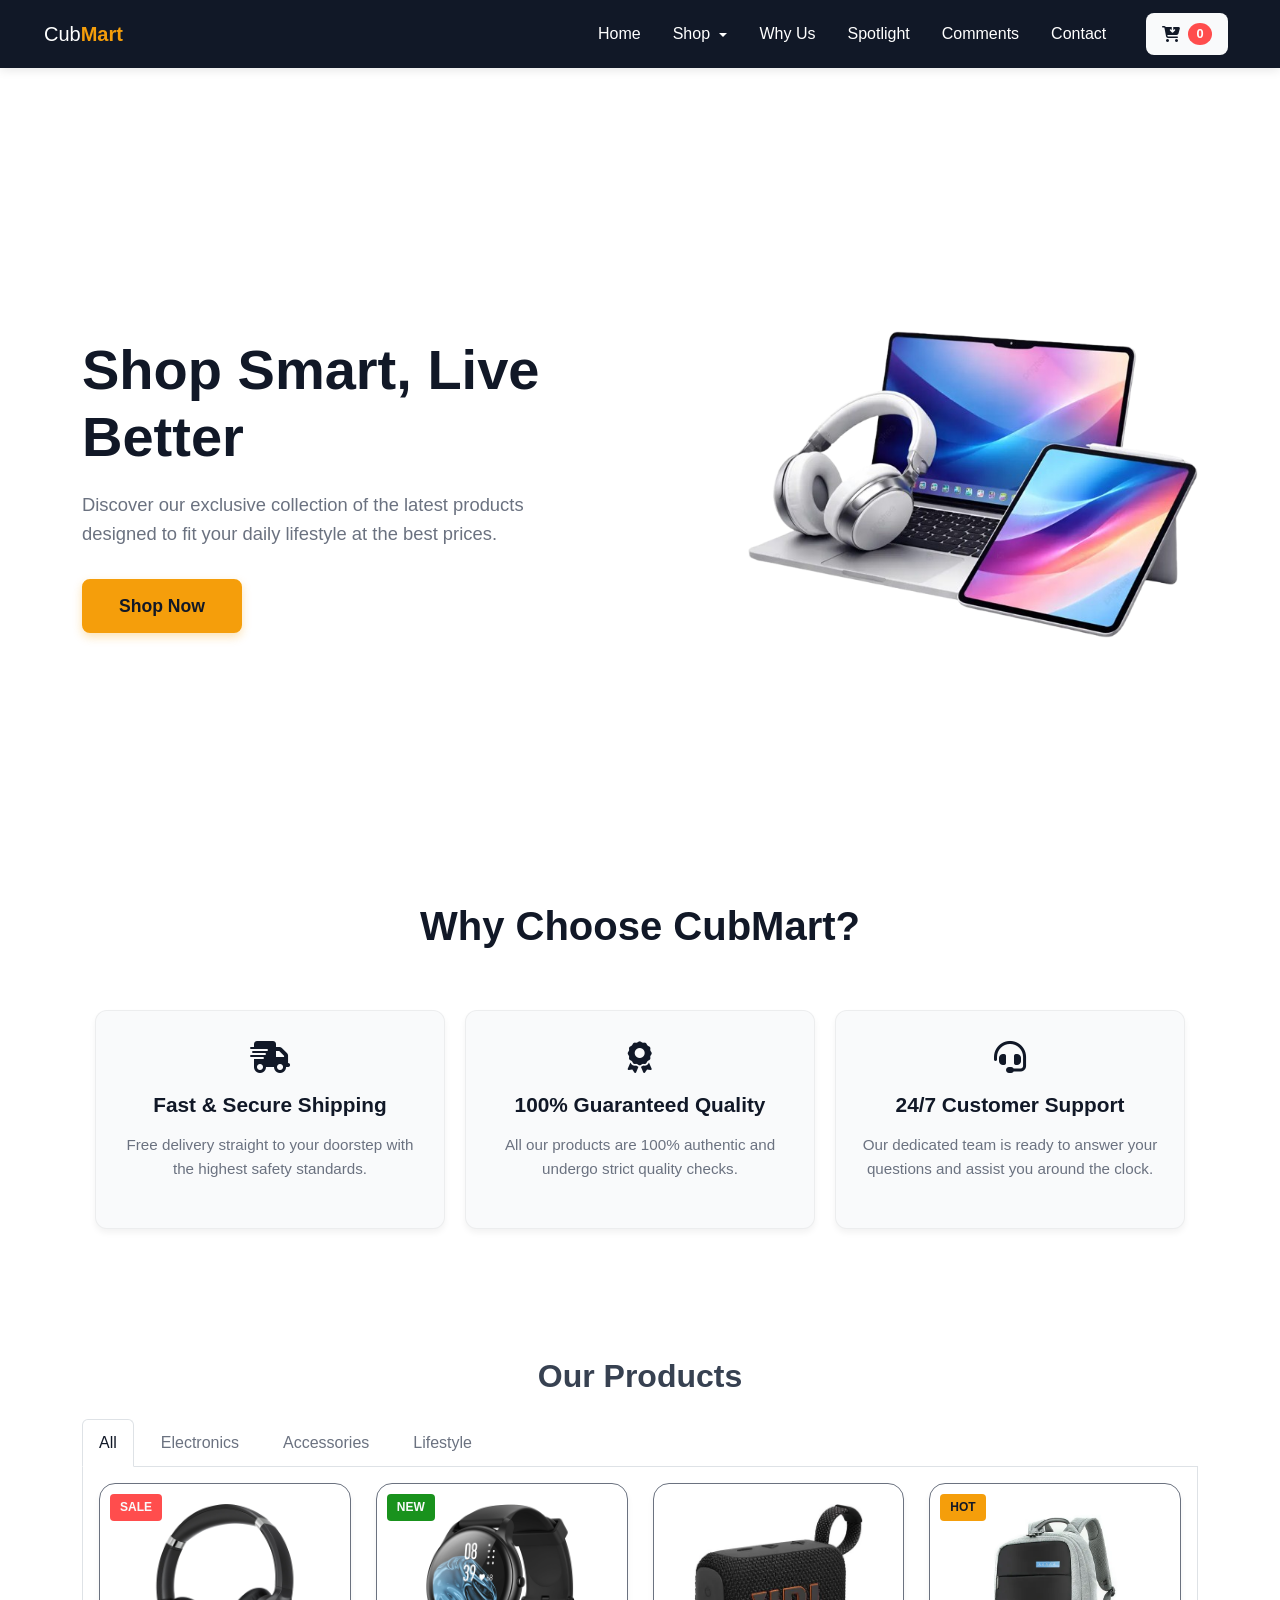
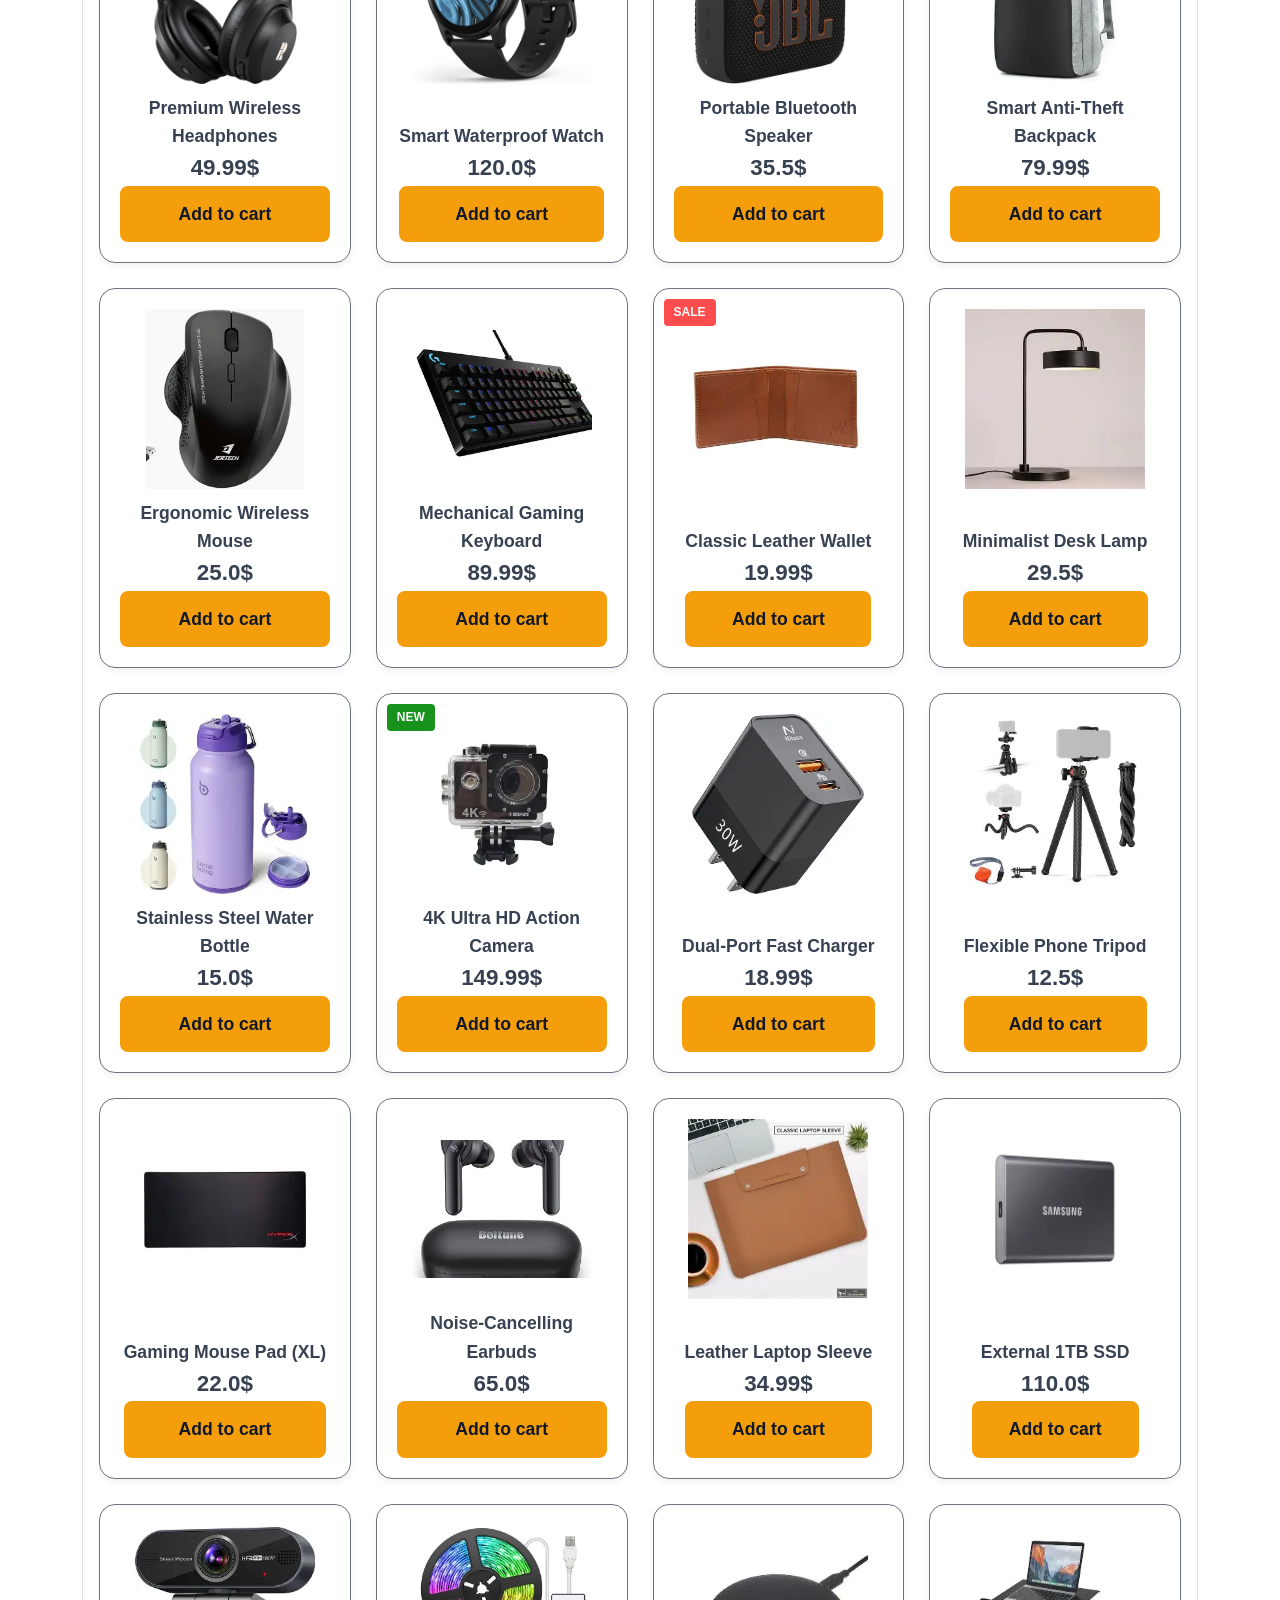
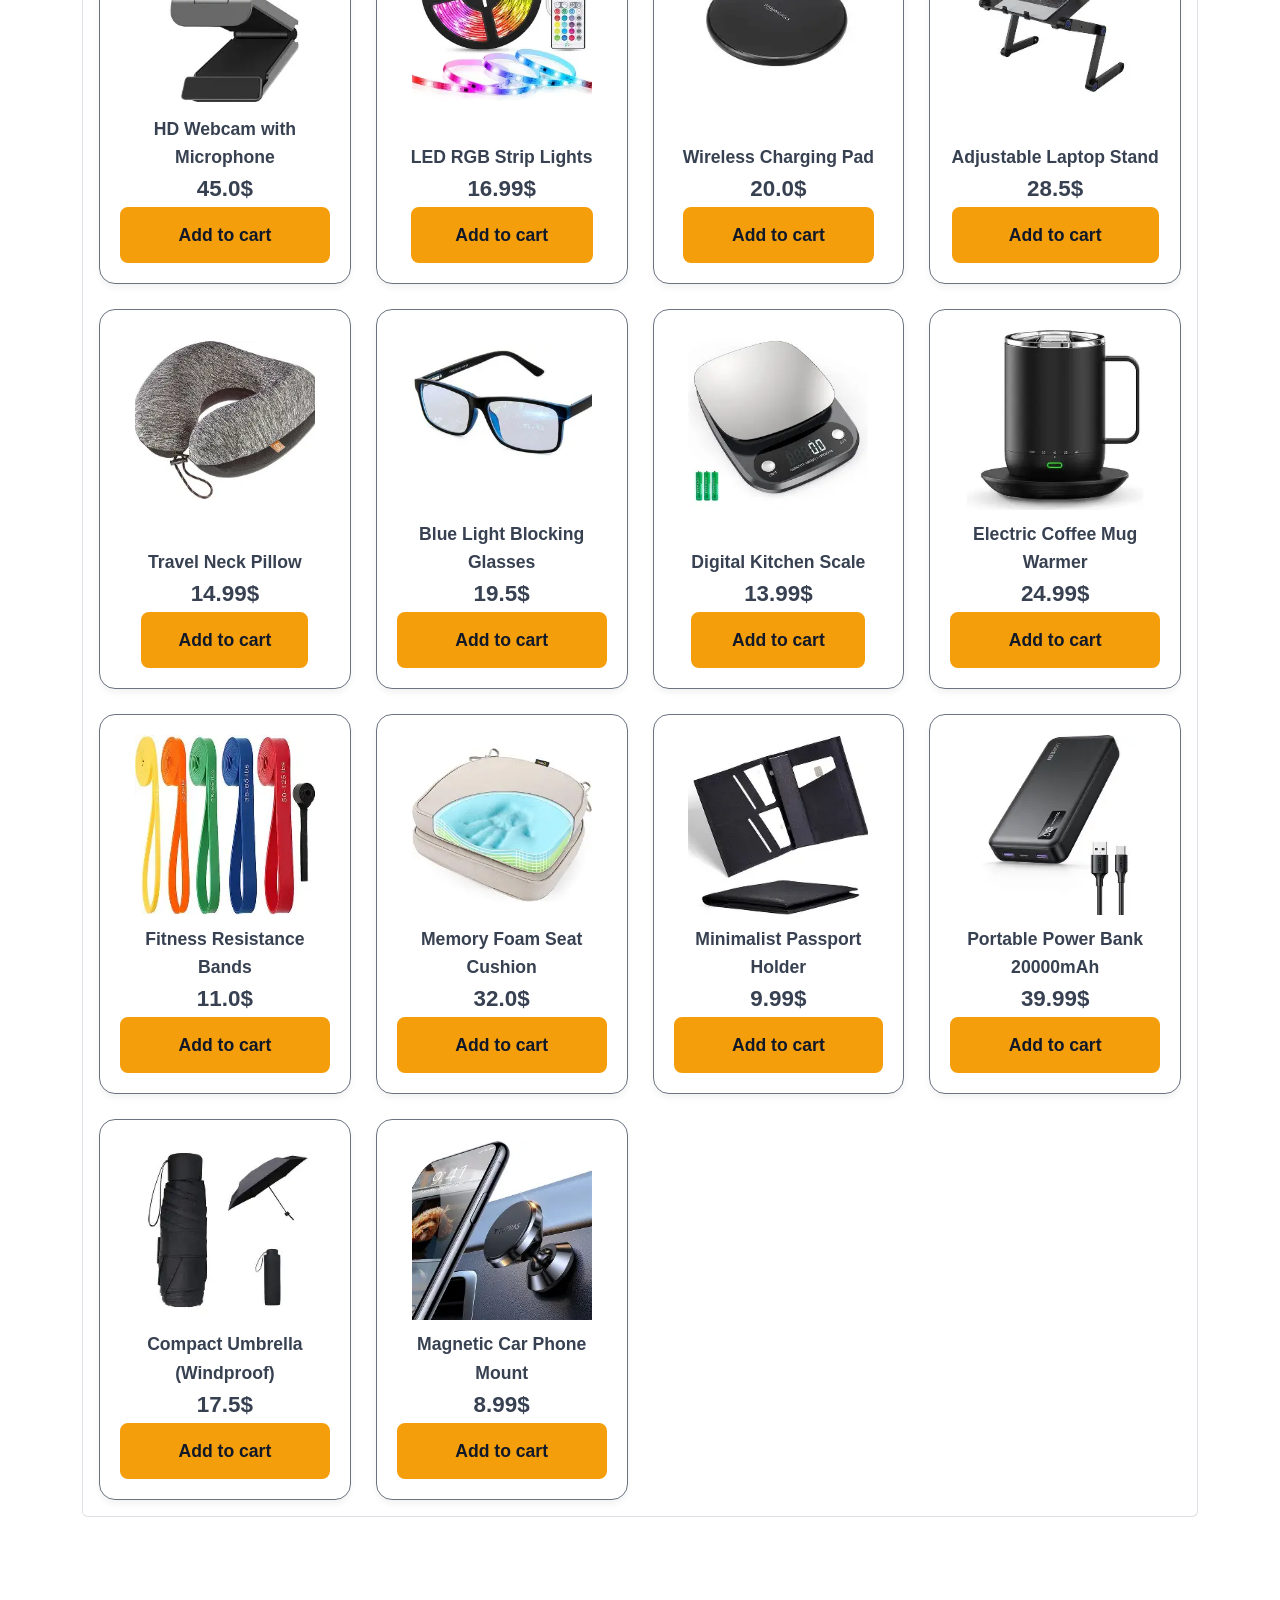
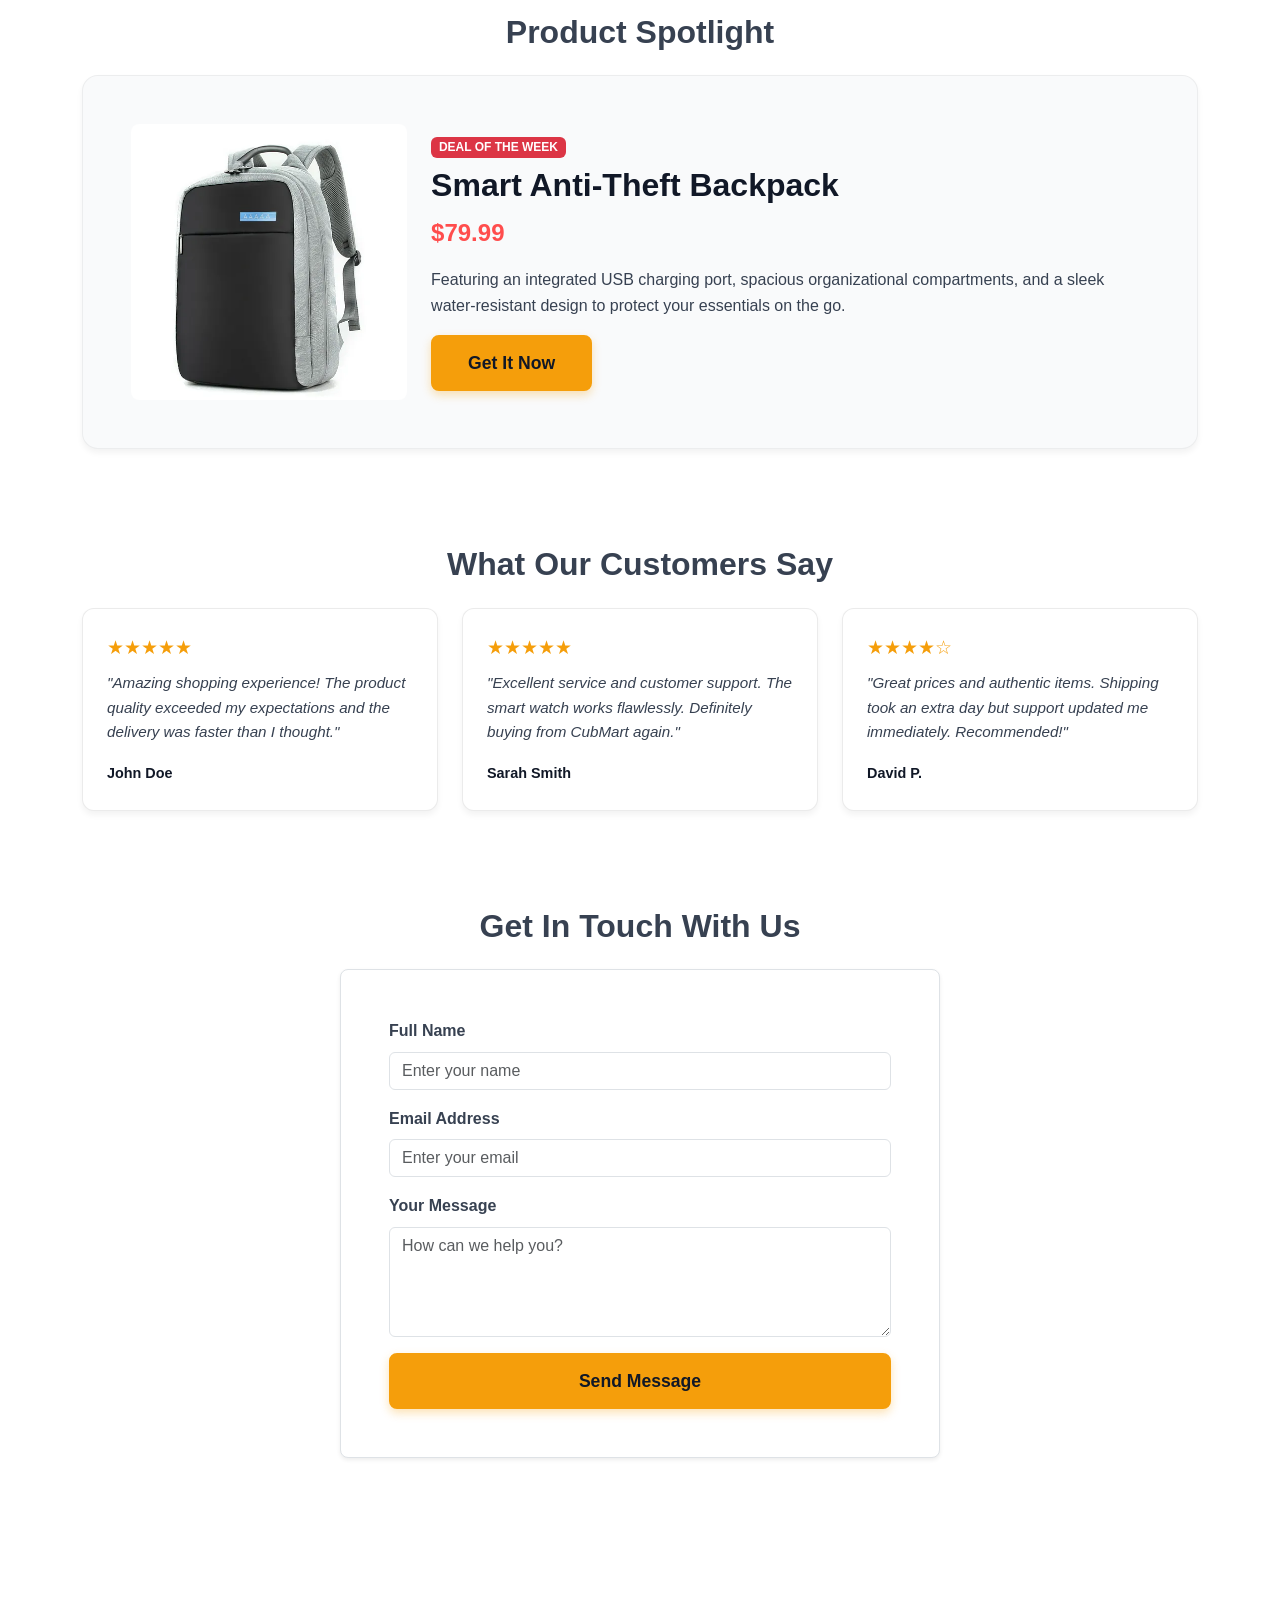
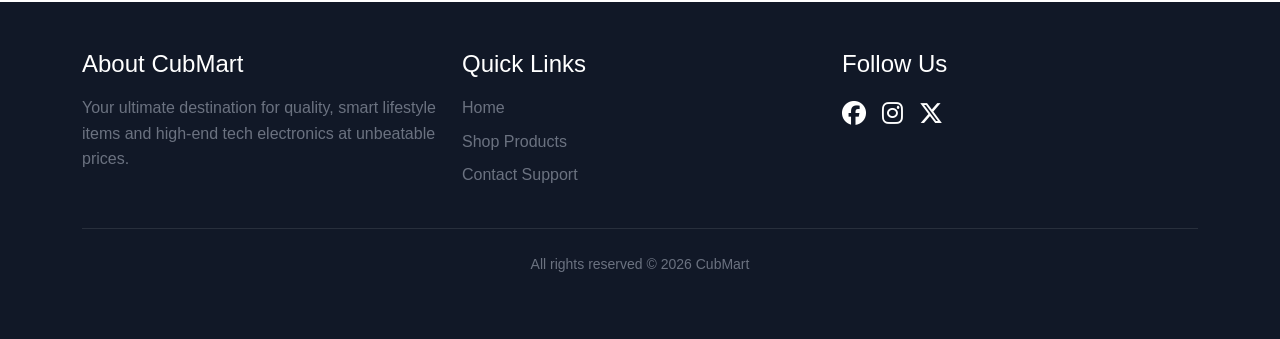
<file: task1-design/index.html>
<!doctype html>
<html lang="en">
  <head>
    <meta charset="UTF-8" />
    <meta name="viewport" content="width=device-width, initial-scale=1.0" />
    <link
      rel="stylesheet"
      href="https://cdnjs.cloudflare.com/ajax/libs/font-awesome/6.4.0/css/all.min.css"
    />
    <link
      rel="stylesheet"
      href="https://cdn.jsdelivr.net/npm/bootstrap@5.3.3/dist/css/bootstrap.min.css"
      integrity="sha384-QWTKZyjpPEjISv5WaRU9OFeRpok6YctnYmDr5pNlyT2bRjXh0JMhjY6hW+ALEwIH"
      crossorigin="anonymous"
    />
    <link rel="stylesheet" href="style.css" />
    <title>CubMart</title>
  </head>
  <body>
    <nav class="navbar navbar-expand-lg fixed-top">
      <div class="container-fluid">
        <a class="navbar-brand text-white" href="#">
          Cub<span class="logo-text">Mart</span>
        </a>

        <div class="d-flex align-items-center ms-lg-4 ms-auto me-2 order-lg-last">
          <a class="nav-link cart-box" href="../task2-logic/task2.html">
            <i class="fa-solid fa-cart-arrow-down"></i>
            <span class="badge">0</span>
          </a>
        </div>

        <button
          class="navbar-toggler"
          type="button"
          data-bs-toggle="collapse"
          data-bs-target="#navMenu"
          aria-label="Toggle navigation"
        >
          <span class="navbar-toggler-icon"></span>
        </button>

        <div class="collapse navbar-collapse" id="navMenu">
          <ul class="navbar-nav ms-auto mb-2 mb-lg-0 align-items-center">
            <li class="nav-item">
              <a class="nav-link" href="#home">Home</a>
            </li>
            <li class="nav-item dropdown">
              <a
                class="nav-link dropdown-toggle"
                href="#shop"
                id="shopDropdown"
                role="button"
                data-bs-toggle="dropdown"
                aria-expanded="false"
              >
                Shop
              </a>
              <ul
                class="dropdown-menu border-0 shadow"
                aria-labelledby="shopDropdown"
              >
                <li>
                  <a class="dropdown-item" href="#shop">All Products</a>
                </li>
                <li><hr class="dropdown-divider" /></li>
                <li>
                  <a class="dropdown-item" href="#shop">Electronics</a>
                </li>
                <li>
                  <a class="dropdown-item" href="#shop">Accessories</a>
                </li>
                <li>
                  <a class="dropdown-item" href="#shop">Lifestyle</a>
                </li>
              </ul>
            </li>
            <li class="nav-item">
              <a class="nav-link" href="#questions">Why Us</a>
            </li>
            <li class="nav-item">
              <a class="nav-link" href="#spotlight">Spotlight</a>
            </li>
            <li class="nav-item">
              <a class="nav-link" href="#comments">Comments</a>
            </li>
            <li class="nav-item">
              <a class="nav-link" href="#contact">Contact</a>
            </li>
          </ul>
        </div>
      </div>
    </nav>

    <main class="container pt-5 mt-4 pb-5">
      <section class="hero" id="home">
        <div class="hero-text">
          <h1>Shop Smart, Live Better</h1>
          <p>
            Discover our exclusive collection of the latest products designed to
            fit your daily lifestyle at the best prices.
          </p>
          <a
            href="#shop"
            class="btn btn-hero text-decoration-none d-inline-block"
            >Shop Now</a
          >
        </div>
        <div class="hero-img">
          <img src="../imgs/heroSectionPoto.png" alt="photo for hero section" />
        </div>
      </section>

      <section class="questions" id="questions">
        <div class="questions-text">
          <h2>Why Choose CubMart?</h2>
        </div>
        <div class="card">
          <i class="fa-solid fa-truck-fast"></i>
          <h3>Fast & Secure Shipping</h3>
          <p>
            Free delivery straight to your doorstep with the highest safety
            standards.
          </p>
        </div>
        <div class="card">
          <i class="fa-solid fa-award"></i>
          <h3>100% Guaranteed Quality</h3>
          <p>
            All our products are 100% authentic and undergo strict quality
            checks.
          </p>
        </div>
        <div class="card">
          <i class="fa-solid fa-headset"></i>
          <h3>24/7 Customer Support</h3>
          <p>
            Our dedicated team is ready to answer your questions and assist you
            around the clock.
          </p>
        </div>
      </section>

      <section class="shop py-5" id="shop">
        <div>
          <h2 class="text-center mb-4">Our Products</h2>

          <ul class="nav nav-tabs" id="myTabs" role="tablist">
            <li class="nav-item" role="presentation">
              <button
                class="nav-link active product-links"
                data-bs-toggle="tab"
                data-bs-target="#tabAll"
                role="tab"
              >
                All
              </button>
            </li>
            <li class="nav-item" role="presentation">
              <button
                class="nav-link product-links"
                data-bs-toggle="tab"
                data-bs-target="#tabElectronics"
                role="tab"
                aria-selected="false"
              >
                Electronics
              </button>
            </li>
            <li class="nav-item" role="presentation">
              <button
                class="nav-link product-links"
                data-bs-toggle="tab"
                data-bs-target="#tabAccessories"
                role="tab"
                aria-selected="false"
              >
                Accessories
              </button>
            </li>
            <li class="nav-item" role="presentation">
              <button
                class="nav-link product-links"
                data-bs-toggle="tab"
                data-bs-target="#tabLifestyle"
                role="tab"
                aria-selected="false"
              >
                Lifestyle
              </button>
            </li>
          </ul>
          <div class="tab-content border border-top-0 rounded-bottom p-3">
            <div class="tab-pane fade show active" id="tabAll" role="tabpanel">
              <div class="product-container">
                <div class="card-product">
                  <span class="badge-sale">SALE</span>
                  <div class="product-img">
                    <img
                      src="../imgs/PremiumWirelessHeadphones.jpg"
                      alt="Premium Wireless Headphones"
                    />
                  </div>
                  <div class="product-text">
                    <span class="product-name"
                      >Premium Wireless Headphones</span
                    >
                    <span class="product-price">49.99$</span>
                    <button>Add to cart</button>
                  </div>
                </div>

                <div class="card-product">
                  <span class="badge-new">NEW</span>
                  <div class="product-img">
                    <img
                      src="../imgs/SmartWaterproofWatch.jpg"
                      alt="Smart Waterproof Watch"
                    />
                  </div>
                  <div class="product-text">
                    <span class="product-name">Smart Waterproof Watch</span>
                    <span class="product-price">120.0$</span>
                    <button>Add to cart</button>
                  </div>
                </div>

                <div class="card-product">
                  <div class="product-img">
                    <img
                      src="../imgs/PortableBluetoothSpeaker.webp"
                      alt="Portable Bluetooth Speaker"
                    />
                  </div>
                  <div class="product-text">
                    <span class="product-name">Portable Bluetooth Speaker</span>
                    <span class="product-price">35.5$</span>
                    <button>Add to cart</button>
                  </div>
                </div>

                <div class="card-product">
                  <span class="badge-hot">HOT</span>
                  <div class="product-img">
                    <img
                      src="../imgs/SmartAnti-TheftBackpack.webp"
                      alt="Smart Anti-Theft Backpack"
                    />
                  </div>
                  <div class="product-text">
                    <span class="product-name">Smart Anti-Theft Backpack</span>
                    <span class="product-price">79.99$</span>
                    <button>Add to cart</button>
                  </div>
                </div>

                <div class="card-product">
                  <div class="product-img">
                    <img
                      src="../imgs/ErgonomicWirelessMouse.webp"
                      alt="Ergonomic Wireless Mouse"
                    />
                  </div>
                  <div class="product-text">
                    <span class="product-name">Ergonomic Wireless Mouse</span>
                    <span class="product-price">25.0$</span>
                    <button>Add to cart</button>
                  </div>
                </div>

                <div class="card-product">
                  <div class="product-img">
                    <img
                      src="../imgs/MechanicalGamingKeyboard.webp"
                      alt="Mechanical Gaming Keyboard"
                    />
                  </div>
                  <div class="product-text">
                    <span class="product-name">Mechanical Gaming Keyboard</span>
                    <span class="product-price">89.99$</span>
                    <button>Add to cart</button>
                  </div>
                </div>

                <div class="card-product">
                  <span class="badge-sale">SALE</span>
                  <div class="product-img">
                    <img
                      src="../imgs/ClassicLeatherWallet.webp"
                      alt="Classic Leather Wallet"
                    />
                  </div>
                  <div class="product-text">
                    <span class="product-name">Classic Leather Wallet</span>
                    <span class="product-price">19.99$</span>
                    <button>Add to cart</button>
                  </div>
                </div>

                <div class="card-product">
                  <div class="product-img">
                    <img
                      src="../imgs/MinimalistDeskLamp.webp"
                      alt="Minimalist Desk Lamp"
                    />
                  </div>
                  <div class="product-text">
                    <span class="product-name">Minimalist Desk Lamp</span>
                    <span class="product-price">29.5$</span>
                    <button>Add to cart</button>
                  </div>
                </div>

                <div class="card-product">
                  <div class="product-img">
                    <img
                      src="../imgs/StainlessSteelWaterBottle.webp"
                      alt="Stainless Steel Water Bottle"
                    />
                  </div>
                  <div class="product-text">
                    <span class="product-name"
                      >Stainless Steel Water Bottle</span
                    >
                    <span class="product-price">15.0$</span>
                    <button>Add to cart</button>
                  </div>
                </div>

                <div class="card-product">
                  <span class="badge-new">NEW</span>
                  <div class="product-img">
                    <img
                      src="../imgs/4KUltraHDActionCamera.webp"
                      alt="4K Ultra HD Action Camera"
                    />
                  </div>
                  <div class="product-text">
                    <span class="product-name">4K Ultra HD Action Camera</span>
                    <span class="product-price">149.99$</span>
                    <button>Add to cart</button>
                  </div>
                </div>

                <div class="card-product">
                  <div class="product-img">
                    <img
                      src="../imgs/Dual-PortFastCharger.webp"
                      alt="Dual-Port Fast Charger"
                    />
                  </div>
                  <div class="product-text">
                    <span class="product-name">Dual-Port Fast Charger</span>
                    <span class="product-price">18.99$</span>
                    <button>Add to cart</button>
                  </div>
                </div>

                <div class="card-product">
                  <div class="product-img">
                    <img
                      src="../imgs/FlexiblePhoneTripod.webp"
                      alt="Flexible Phone Tripod"
                    />
                  </div>
                  <div class="product-text">
                    <span class="product-name">Flexible Phone Tripod</span>
                    <span class="product-price">12.5$</span>
                    <button>Add to cart</button>
                  </div>
                </div>

                <div class="card-product">
                  <div class="product-img">
                    <img
                      src="../imgs/GamingMousePad(XL).webp"
                      alt="Gaming Mouse Pad (XL)"
                    />
                  </div>
                  <div class="product-text">
                    <span class="product-name">Gaming Mouse Pad (XL)</span>
                    <span class="product-price">22.0$</span>
                    <button>Add to cart</button>
                  </div>
                </div>

                <div class="card-product">
                  <div class="product-img">
                    <img
                      src="../imgs/NoiseCancellingEarbuds.webp"
                      alt="Noise-Cancelling Earbuds"
                    />
                  </div>
                  <div class="product-text">
                    <span class="product-name">Noise-Cancelling Earbuds</span>
                    <span class="product-price">65.0$</span>
                    <button>Add to cart</button>
                  </div>
                </div>

                <div class="card-product">
                  <div class="product-img">
                    <img
                      src="../imgs/LeatherLaptopSleeve.webp"
                      alt="Leather Laptop Sleeve"
                    />
                  </div>
                  <div class="product-text">
                    <span class="product-name">Leather Laptop Sleeve</span>
                    <span class="product-price">34.99$</span>
                    <button>Add to cart</button>
                  </div>
                </div>

                <div class="card-product">
                  <div class="product-img">
                    <img
                      src="../imgs/External1TBSSD.webp"
                      alt="External 1TB SSD"
                    />
                  </div>
                  <div class="product-text">
                    <span class="product-name">External 1TB SSD</span>
                    <span class="product-price">110.0$</span>
                    <button>Add to cart</button>
                  </div>
                </div>

                <div class="card-product">
                  <div class="product-img">
                    <img
                      src="../imgs/HDWebcamWithMicrophone.webp"
                      alt="HD Webcam with Microphone"
                    />
                  </div>
                  <div class="product-text">
                    <span class="product-name">HD Webcam with Microphone</span>
                    <span class="product-price">45.0$</span>
                    <button>Add to cart</button>
                  </div>
                </div>

                <div class="card-product">
                  <div class="product-img">
                    <img
                      src="../imgs/LEDRGBStripLights.webp"
                      alt="LED RGB Strip Lights"
                    />
                  </div>
                  <div class="product-text">
                    <span class="product-name">LED RGB Strip Lights</span>
                    <span class="product-price">16.99$</span>
                    <button>Add to cart</button>
                  </div>
                </div>

                <div class="card-product">
                  <div class="product-img">
                    <img
                      src="../imgs/WirelessChargingPad.webp"
                      alt="Wireless Charging Pad"
                    />
                  </div>
                  <div class="product-text">
                    <span class="product-name">Wireless Charging Pad</span>
                    <span class="product-price">20.0$</span>
                    <button>Add to cart</button>
                  </div>
                </div>

                <div class="card-product">
                  <div class="product-img">
                    <img
                      src="../imgs/AdjustableLaptopStand.webp"
                      alt="Adjustable Laptop Stand"
                    />
                  </div>
                  <div class="product-text">
                    <span class="product-name">Adjustable Laptop Stand</span>
                    <span class="product-price">28.5$</span>
                    <button>Add to cart</button>
                  </div>
                </div>

                <div class="card-product">
                  <div class="product-img">
                    <img
                      src="../imgs/TravelNeckPillow.webp"
                      alt="Travel Neck Pillow"
                    />
                  </div>
                  <div class="product-text">
                    <span class="product-name">Travel Neck Pillow</span>
                    <span class="product-price">14.99$</span>
                    <button>Add to cart</button>
                  </div>
                </div>

                <div class="card-product">
                  <div class="product-img">
                    <img
                      src="../imgs/BlueLightBlockingGlasses.webp"
                      alt="Blue Light Blocking Glasses"
                    />
                  </div>
                  <div class="product-text">
                    <span class="product-name"
                      >Blue Light Blocking Glasses</span
                    >
                    <span class="product-price">19.5$</span>
                    <button>Add to cart</button>
                  </div>
                </div>

                <div class="card-product">
                  <div class="product-img">
                    <img
                      src="../imgs/DigitalKitchenScale.webp"
                      alt="Digital Kitchen Scale"
                    />
                  </div>
                  <div class="product-text">
                    <span class="product-name">Digital Kitchen Scale</span>
                    <span class="product-price">13.99$</span>
                    <button>Add to cart</button>
                  </div>
                </div>

                <div class="card-product">
                  <div class="product-img">
                    <img
                      src="../imgs/ElectricCoffeeMugWarmer.webp"
                      alt="Electric Coffee Mug Warmer"
                    />
                  </div>
                  <div class="product-text">
                    <span class="product-name">Electric Coffee Mug Warmer</span>
                    <span class="product-price">24.99$</span>
                    <button>Add to cart</button>
                  </div>
                </div>

                <div class="card-product">
                  <div class="product-img">
                    <img
                      src="../imgs/FitnessResistanceBands.webp"
                      alt="Fitness Resistance Bands"
                    />
                  </div>
                  <div class="product-text">
                    <span class="product-name">Fitness Resistance Bands</span>
                    <span class="product-price">11.0$</span>
                    <button>Add to cart</button>
                  </div>
                </div>

                <div class="card-product">
                  <div class="product-img">
                    <img
                      src="../imgs/MemoryFoamSeatCushion.webp"
                      alt="Memory Foam Seat Cushion"
                    />
                  </div>
                  <div class="product-text">
                    <span class="product-name">Memory Foam Seat Cushion</span>
                    <span class="product-price">32.0$</span>
                    <button>Add to cart</button>
                  </div>
                </div>

                <div class="card-product">
                  <div class="product-img">
                    <img
                      src="../imgs/MinimalistPassportHolder.webp"
                      alt="Minimalist Passport Holder"
                    />
                  </div>
                  <div class="product-text">
                    <span class="product-name">Minimalist Passport Holder</span>
                    <span class="product-price">9.99$</span>
                    <button>Add to cart</button>
                  </div>
                </div>

                <div class="card-product">
                  <div class="product-img">
                    <img
                      src="../imgs/PortablePowerBank20000mAh.webp"
                      alt="Portable Power Bank 20000mAh"
                    />
                  </div>
                  <div class="product-text">
                    <span class="product-name"
                      >Portable Power Bank 20000mAh</span
                    >
                    <span class="product-price">39.99$</span>
                    <button>Add to cart</button>
                  </div>
                </div>

                <div class="card-product">
                  <div class="product-img">
                    <img
                      src="../imgs/CompactUmbrella(Windproof).webp"
                      alt="Compact Umbrella (Windproof)"
                    />
                  </div>
                  <div class="product-text">
                    <span class="product-name"
                      >Compact Umbrella (Windproof)</span
                    >
                    <span class="product-price">17.5$</span>
                    <button>Add to cart</button>
                  </div>
                </div>

                <div class="card-product">
                  <div class="product-img">
                    <img
                      src="../imgs/MagneticCarPhoneMount.webp"
                      alt="Magnetic Car Phone Mount"
                    />
                  </div>
                  <div class="product-text">
                    <span class="product-name">Magnetic Car Phone Mount</span>
                    <span class="product-price">8.99$</span>
                    <button>Add to cart</button>
                  </div>
                </div>
              </div>
            </div>

            <div class="tab-pane fade" id="tabElectronics" role="tabpanel">
              <div class="product-container">
                <div class="card-product">
                  <span class="badge-sale">SALE</span>
                  <div class="product-img">
                    <img
                      src="../imgs/PremiumWirelessHeadphones.jpg"
                      alt="Premium Wireless Headphones"
                    />
                  </div>
                  <div class="product-text">
                    <span class="product-name">Premium Wireless Headphones</span
                    ><span class="product-price">49.99$</span
                    ><button>Add to cart</button>
                  </div>
                </div>
                <div class="card-product">
                  <span class="badge-new">NEW</span>
                  <div class="product-img">
                    <img
                      src="../imgs/SmartWaterproofWatch.jpg"
                      alt="Smart Waterproof Watch"
                    />
                  </div>
                  <div class="product-text">
                    <span class="product-name">Smart Waterproof Watch</span
                    ><span class="product-price">120.0$</span
                    ><button>Add to cart</button>
                  </div>
                </div>
                <div class="card-product">
                  <div class="product-img">
                    <img
                      src="../imgs/PortableBluetoothSpeaker.webp"
                      alt="Portable Bluetooth Speaker"
                    />
                  </div>
                  <div class="product-text">
                    <span class="product-name">Portable Bluetooth Speaker</span
                    ><span class="product-price">35.5$</span
                    ><button>Add to cart</button>
                  </div>
                </div>
                <div class="card-product">
                  <div class="product-img">
                    <img
                      src="../imgs/ErgonomicWirelessMouse.webp"
                      alt="Ergonomic Wireless Mouse"
                    />
                  </div>
                  <div class="product-text">
                    <span class="product-name">Ergonomic Wireless Mouse</span
                    ><span class="product-price">25.0$</span
                    ><button>Add to cart</button>
                  </div>
                </div>
                <div class="card-product">
                  <div class="product-img">
                    <img
                      src="../imgs/MechanicalGamingKeyboard.webp"
                      alt="Mechanical Gaming Keyboard"
                    />
                  </div>
                  <div class="product-text">
                    <span class="product-name">Mechanical Gaming Keyboard</span
                    ><span class="product-price">89.99$</span
                    ><button>Add to cart</button>
                  </div>
                </div>
                <div class="card-product">
                  <span class="badge-new">NEW</span>
                  <div class="product-img">
                    <img
                      src="../imgs/4KUltraHDActionCamera.webp"
                      alt="4K Ultra HD Action Camera"
                    />
                  </div>
                  <div class="product-text">
                    <span class="product-name">4K Ultra HD Action Camera</span
                    ><span class="product-price">149.99$</span
                    ><button>Add to cart</button>
                  </div>
                </div>
                <div class="card-product">
                  <div class="product-img">
                    <img
                      src="../imgs/Dual-PortFastCharger.webp"
                      alt="Dual-Port Fast Charger"
                    />
                  </div>
                  <div class="product-text">
                    <span class="product-name">Dual-Port Fast Charger</span
                    ><span class="product-price">18.99$</span
                    ><button>Add to cart</button>
                  </div>
                </div>
                <div class="card-product">
                  <div class="product-img">
                    <img
                      src="../imgs/NoiseCancellingEarbuds.webp"
                      alt="Noise-Cancelling Earbuds"
                    />
                  </div>
                  <div class="product-text">
                    <span class="product-name">Noise-Cancelling Earbuds</span
                    ><span class="product-price">65.0$</span
                    ><button>Add to cart</button>
                  </div>
                </div>
                <div class="card-product">
                  <div class="product-img">
                    <img
                      src="../imgs/External1TBSSD.webp"
                      alt="External 1TB SSD"
                    />
                  </div>
                  <div class="product-text">
                    <span class="product-name">External 1TB SSD</span
                    ><span class="product-price">110.0$</span
                    ><button>Add to cart</button>
                  </div>
                </div>
                <div class="card-product">
                  <div class="product-img">
                    <img
                      src="../imgs/HDWebcamWithMicrophone.webp"
                      alt="HD Webcam with Microphone"
                    />
                  </div>
                  <div class="product-text">
                    <span class="product-name">HD Webcam with Microphone</span
                    ><span class="product-price">45.0$</span
                    ><button>Add to cart</button>
                  </div>
                </div>
                <div class="card-product">
                  <div class="product-img">
                    <img
                      src="../imgs/WirelessChargingPad.webp"
                      alt="Wireless Charging Pad"
                    />
                  </div>
                  <div class="product-text">
                    <span class="product-name">Wireless Charging Pad</span
                    ><span class="product-price">20.0$</span
                    ><button>Add to cart</button>
                  </div>
                </div>
                <div class="card-product">
                  <div class="product-img">
                    <img
                      src="../imgs/PortablePowerBank20000mAh.webp"
                      alt="Portable Power Bank 20000mAh"
                    />
                  </div>
                  <div class="product-text">
                    <span class="product-name"
                      >Portable Power Bank 20000mAh</span
                    ><span class="product-price">39.99$</span
                    ><button>Add to cart</button>
                  </div>
                </div>
              </div>
            </div>

            <div class="tab-pane fade" id="tabAccessories" role="tabpanel">
              <div class="product-container">
                <div class="card-product">
                  <span class="badge-hot">HOT</span>
                  <div class="product-img">
                    <img
                      src="../imgs/SmartAnti-TheftBackpack.webp"
                      alt="Smart Anti-Theft Backpack"
                    />
                  </div>
                  <div class="product-text">
                    <span class="product-name">Smart Anti-Theft Backpack</span
                    ><span class="product-price">79.99$</span
                    ><button>Add to cart</button>
                  </div>
                </div>
                <div class="card-product">
                  <span class="badge-sale">SALE</span>
                  <div class="product-img">
                    <img
                      src="../imgs/ClassicLeatherWallet.webp"
                      alt="Classic Leather Wallet"
                    />
                  </div>
                  <div class="product-text">
                    <span class="product-name">Classic Leather Wallet</span
                    ><span class="product-price">19.99$</span
                    ><button>Add to cart</button>
                  </div>
                </div>
                <div class="card-product">
                  <div class="product-img">
                    <img
                      src="../imgs/FlexiblePhoneTripod.webp"
                      alt="Flexible Phone Tripod"
                    />
                  </div>
                  <div class="product-text">
                    <span class="product-name">Flexible Phone Tripod</span
                    ><span class="product-price">12.5$</span
                    ><button>Add to cart</button>
                  </div>
                </div>
                <div class="card-product">
                  <div class="product-img">
                    <img
                      src="../imgs/GamingMousePad(XL).webp"
                      alt="Gaming Mouse Pad (XL)"
                    />
                  </div>
                  <div class="product-text">
                    <span class="product-name">Gaming Mouse Pad (XL)</span
                    ><span class="product-price">22.0$</span
                    ><button>Add to cart</button>
                  </div>
                </div>
                <div class="card-product">
                  <div class="product-img">
                    <img
                      src="../imgs/LeatherLaptopSleeve.webp"
                      alt="Leather Laptop Sleeve"
                    />
                  </div>
                  <div class="product-text">
                    <span class="product-name">Leather Laptop Sleeve</span
                    ><span class="product-price">34.99$</span
                    ><button>Add to cart</button>
                  </div>
                </div>
                <div class="card-product">
                  <div class="product-img">
                    <img
                      src="../imgs/AdjustableLaptopStand.webp"
                      alt="Adjustable Laptop Stand"
                    />
                  </div>
                  <div class="product-text">
                    <span class="product-name">Adjustable Laptop Stand</span
                    ><span class="product-price">28.5$</span
                    ><button>Add to cart</button>
                  </div>
                </div>
                <div class="card-product">
                  <div class="product-img">
                    <img
                      src="../imgs/MinimalistPassportHolder.webp"
                      alt="Minimalist Passport Holder"
                    />
                  </div>
                  <div class="product-text">
                    <span class="product-name">Minimalist Passport Holder</span
                    ><span class="product-price">9.99$</span
                    ><button>Add to cart</button>
                  </div>
                </div>
                <div class="card-product">
                  <div class="product-img">
                    <img
                      src="../imgs/MagneticCarPhoneMount.webp"
                      alt="Magnetic Car Phone Mount"
                    />
                  </div>
                  <div class="product-text">
                    <span class="product-name">Magnetic Car Phone Mount</span
                    ><span class="product-price">8.99$</span
                    ><button>Add to cart</button>
                  </div>
                </div>
              </div>
            </div>

            <div class="tab-pane fade" id="tabLifestyle" role="tabpanel">
              <div class="product-container">
                <div class="card-product">
                  <div class="product-img">
                    <img
                      src="../imgs/MinimalistDeskLamp.webp"
                      alt="Minimalist Desk Lamp"
                    />
                  </div>
                  <div class="product-text">
                    <span class="product-name">Minimalist Desk Lamp</span
                    ><span class="product-price">29.5$</span
                    ><button>Add to cart</button>
                  </div>
                </div>
                <div class="card-product">
                  <div class="product-img">
                    <img
                      src="../imgs/StainlessSteelWaterBottle.webp"
                      alt="Stainless Steel Water Bottle"
                    />
                  </div>
                  <div class="product-text">
                    <span class="product-name"
                      >Stainless Steel Water Bottle</span
                    ><span class="product-price">15.0$</span
                    ><button>Add to cart</button>
                  </div>
                </div>
                <div class="card-product">
                  <div class="product-img">
                    <img
                      src="../imgs/LEDRGBStripLights.webp"
                      alt="LED RGB Strip Lights"
                    />
                  </div>
                  <div class="product-text">
                    <span class="product-name">LED RGB Strip Lights</span
                    ><span class="product-price">16.99$</span
                    ><button>Add to cart</button>
                  </div>
                </div>
                <div class="card-product">
                  <div class="product-img">
                    <img
                      src="../imgs/TravelNeckPillow.webp"
                      alt="Travel Neck Pillow"
                    />
                  </div>
                  <div class="product-text">
                    <span class="product-name">Travel Neck Pillow</span
                    ><span class="product-price">14.99$</span
                    ><button>Add to cart</button>
                  </div>
                </div>
                <div class="card-product">
                  <div class="product-img">
                    <img
                      src="../imgs/BlueLightBlockingGlasses.webp"
                      alt="Blue Light Blocking Glasses"
                    />
                  </div>
                  <div class="product-text">
                    <span class="product-name">Blue Light Blocking Glasses</span
                    ><span class="product-price">19.5$</span
                    ><button>Add to cart</button>
                  </div>
                </div>
                <div class="card-product">
                  <div class="product-img">
                    <img
                      src="../imgs/DigitalKitchenScale.webp"
                      alt="Digital Kitchen Scale"
                    />
                  </div>
                  <div class="product-text">
                    <span class="product-name">Digital Kitchen Scale</span
                    ><span class="product-price">13.99$</span
                    ><button>Add to cart</button>
                  </div>
                </div>
                <div class="card-product">
                  <div class="product-img">
                    <img
                      src="../imgs/ElectricCoffeeMugWarmer.webp"
                      alt="Electric Coffee Mug Warmer"
                    />
                  </div>
                  <div class="product-text">
                    <span class="product-name">Electric Coffee Mug Warmer</span
                    ><span class="product-price">24.99$</span
                    ><button>Add to cart</button>
                  </div>
                </div>
                <div class="card-product">
                  <div class="product-img">
                    <img
                      src="../imgs/FitnessResistanceBands.webp"
                      alt="Fitness Resistance Bands"
                    />
                  </div>
                  <div class="product-text">
                    <span class="product-name">Fitness Resistance Bands</span
                    ><span class="product-price">11.0$</span
                    ><button>Add to cart</button>
                  </div>
                </div>
                <div class="card-product">
                  <div class="product-img">
                    <img
                      src="../imgs/MemoryFoamSeatCushion.webp"
                      alt="Memory Foam Seat Cushion"
                    />
                  </div>
                  <div class="product-text">
                    <span class="product-name">Memory Foam Seat Cushion</span
                    ><span class="product-price">32.0$</span
                    ><button>Add to cart</button>
                  </div>
                </div>
                <div class="card-product">
                  <div class="product-img">
                    <img
                      src="../imgs/CompactUmbrella(Windproof).webp"
                      alt="Compact Umbrella (Windproof)"
                    />
                  </div>
                  <div class="product-text">
                    <span class="product-name"
                      >Compact Umbrella (Windproof)</span
                    ><span class="product-price">17.5$</span
                    ><button>Add to cart</button>
                  </div>
                </div>
              </div>
            </div>
          </div>
        </div>
      </section>

      <section class="spotlight-section py-5" id="spotlight">
        <h2 class="text-center mb-4">Product Spotlight</h2>
        <div
          class="spotlight-block p-4 p-md-5 d-flex flex-column flex-md-row align-items-center gap-4"
        >
          <div class="spotlight-image">
            <img
              src="../imgs/SmartAnti-TheftBackpack.webp"
              alt="Spotlight Product"
              class="img-fluid rounded-3"
            />
          </div>
          <div class="spotlight-content">
            <span class="badge bg-danger mb-2">DEAL OF THE WEEK</span>
            <h3>Smart Anti-Theft Backpack</h3>
            <p class="price-text">$79.99</p>
            <p>
              Featuring an integrated USB charging port, spacious organizational
              compartments, and a sleek water-resistant design to protect your
              essentials on the go.
            </p>
            <button class="btn-hero">Get It Now</button>
          </div>
        </div>
      </section>

      <section class="reviews-section py-5" id="comments">
        <h2 class="text-center mb-4">What Our Customers Say</h2>
        <div class="row g-4">
          <div class="col-md-4">
            <div class="review-card p-4">
              <div class="stars mb-2">★★★★★</div>
              <p class="review-text">
                "Amazing shopping experience! The product quality exceeded my
                expectations and the delivery was faster than I thought."
              </p>
              <span class="review-user">John Doe</span>
            </div>
          </div>
          <div class="col-md-4">
            <div class="review-card p-4">
              <div class="stars mb-2">★★★★★</div>
              <p class="review-text">
                "Excellent service and customer support. The smart watch works
                flawlessly. Definitely buying from CubMart again."
              </p>
              <span class="review-user">Sarah Smith</span>
            </div>
          </div>
          <div class="col-md-4">
            <div class="review-card p-4">
              <div class="stars mb-2">★★★★☆</div>
              <p class="review-text">
                "Great prices and authentic items. Shipping took an extra day
                but support updated me immediately. Recommended!"
              </p>
              <span class="review-user">David P.</span>
            </div>
          </div>
        </div>
      </section>

      <section class="contact-section py-5" id="contact">
        <h2 class="text-center mb-4">Get In Touch With Us</h2>
        <div
          class="form-container mx-auto p-4 p-md-5 border rounded-3 bg-white shadow-sm"
          style="max-width: 600px"
        >
          <form>
            <div class="mb-3">
              <label class="form-label fw-semibold">Full Name</label>
              <input
                type="text"
                class="form-control"
                placeholder="Enter your name"
                required
              />
            </div>
            <div class="mb-3">
              <label class="form-label fw-semibold">Email Address</label>
              <input
                type="email"
                class="form-control"
                placeholder="Enter your email"
                required
              />
            </div>
            <div class="mb-3">
              <label class="form-label fw-semibold">Your Message</label>
              <textarea
                class="form-control"
                rows="4"
                placeholder="How can we help you?"
                required
              ></textarea>
            </div>
            <button type="submit" class="btn-hero w-100">Send Message</button>
          </form>
        </div>
      </section>
    </main>

    <footer class="footer py-5 mt-5">
      <div class="container text-center text-md-start">
        <div class="row g-4">
          <div class="col-md-4">
            <h4 class="text-white mb-3">About CubMart</h4>
            <p>
              Your ultimate destination for quality, smart lifestyle items and
              high-end tech electronics at unbeatable prices.
            </p>
          </div>
          <div class="col-md-4">
            <h4 class="text-white mb-3">Quick Links</h4>
            <ul class="p-0 list-unstyled">
              <li class="mb-2">
                <a href="#home" class="text-decoration-none">Home</a>
              </li>
              <li class="mb-2">
                <a href="#shop" class="text-decoration-none">Shop Products</a>
              </li>
              <li class="mb-2">
                <a href="#contact" class="text-decoration-none"
                  >Contact Support</a
                >
              </li>
            </ul>
          </div>
          <div class="col-md-4">
            <h4 class="text-white mb-3">Follow Us</h4>
            <div
              class="d-flex gap-3 justify-content-center justify-content-md-start"
            >
              <a href="#" class="text-white fs-4"
                ><i class="fa-brands fa-facebook"></i
              ></a>
              <a href="#" class="text-white fs-4"
                ><i class="fa-brands fa-instagram"></i
              ></a>
              <a href="#" class="text-white fs-4"
                ><i class="fa-brands fa-x-twitter"></i
              ></a>
            </div>
          </div>
        </div>
        <hr class="border-secondary my-4" />
        <div class="text-center small">
          <p>All rights reserved © 2026 CubMart</p>
        </div>
      </div>
    </footer>

    <script
      src="https://cdn.jsdelivr.net/npm/bootstrap@5.3.3/dist/js/bootstrap.bundle.min.js"
      integrity="sha384-YvpcrYf0tY3lHB60NNkmXc5s9fDVZLESaAA55NDzOxhy9GkcIdslK1eN7N6jIeHz"
      crossorigin="anonymous"
    ></script>
  </body>
</html>
</file>
<file: task1-design/style.css>
:root {
  --primary-color: #111827;
  --accent-color: #ff4d4d;
  --bg-light: #f9fafb;
  --bg-white: #ffffff;
  --text-main: #374151;
  --text-muted: #6b7280;
  --star-color: #f59e0b;
  --green-color: #19921d;
  --font-main: "Cairo", "Tajawal", sans-serif;
  --transition-smooth: 0.3s ease-in-out;
  --shadow-light: 0 4px 6px rgba(0, 0, 0, 0.05);
  --shadow-hover: 0 10px 15px rgba(0, 0, 0, 0.1);
}

* {
  margin: 0;
  padding: 0;
  box-sizing: border-box;
}

html {
  scroll-behavior: smooth;
}

body {
  font-family: var(--font-main);
  background-color: var(--bg-white);
  color: var(--text-main);
  line-height: 1.6;
  padding-top: 75px;
}

a {
  color: inherit;
  text-decoration: none;
}

ul {
  list-style: none;
}

section {
  scroll-margin-top: 90px;
}

button {
  border: none;
}

img {
  display: block;
}

h2 {
  font-weight: 700;
}

.navbar {
  background-color: var(--primary-color);
  padding: 0.7rem 2rem;
  font-size: 1.5rem;
  box-shadow: 0 2px 10px rgba(0, 0, 0, 0.1);
}

.navbar span {
  color: var(--bg-white);
  font-weight: 700;
}

.navbar-toggler {
  background-color: var(--bg-white);
  border: none;
}

.logo-text {
  color: var(--star-color) !important;
}

.nav-link {
  color: var(--bg-white);
  font-size: 1rem;
  font-weight: 500;
  padding: 10px 16px !important;
  cursor: pointer;
  transition: var(--transition-smooth);
}

.nav-link:hover {
  color: var(--star-color);
}

.navbar-nav .nav-link:focus,
.navbar-nav .nav-link:active {
  color: var(--star-color) !important;
  background-color: transparent !important;
  box-shadow: none;
}

.navbar .cart-box {
  background-color: var(--bg-light);
  color: var(--primary-color) !important;
  padding: 8px 16px;
  border-radius: 8px;
  display: flex;
  align-items: center;
  gap: 8px;
  transition: var(--transition-smooth);
}

.navbar .cart-box:focus,
.navbar .cart-box:active {
  background-color: var(--bg-light) !important;
  color: var(--primary-color) !important;
  box-shadow: none;
}

.navbar .cart-box:hover {
  background-color: var(--bg-white);
  transform: scale(1.05);
}

.navbar .badge {
  background-color: var(--accent-color);
  color: var(--bg-white);
  font-size: 0.8rem;
  border-radius: 50%;
}

.dropdown-menu {
  background-color: var(--primary-color);
  border-radius: 8px;
  padding: 0.5rem 0;
}

.dropdown-item {
  color: var(--bg-white);
  font-family: var(--font-main);
  font-size: 0.95rem;
  padding: 10px 20px;
  transition: var(--transition-smooth);
}

.dropdown-item:hover {
  background-color: var(--star-color);
  color: var(--primary-color) !important;
}

.dropdown-divider {
  border-top: 1px solid rgba(255, 255, 255, 0.1);
  margin: 0.5rem 0;
}

.dropdown-toggle::after {
  vertical-align: middle;
  margin-left: 5px;
}

.hero {
  display: flex;
  align-items: center;
  justify-content: space-between;
  gap: 40px;
  min-height: 75vh;
  padding: 3rem 0;
}

.hero-text {
  flex: 1;
  animation: fadeIn 1s ease-in-out;
}

.hero-text h1 {
  font-size: 3.5rem;
  font-weight: 800;
  color: var(--primary-color);
  line-height: 1.2;
  margin-bottom: 20px;
}

.hero-text p {
  font-size: 1.15rem;
  color: var(--text-muted);
  margin-bottom: 30px;
  max-width: 500px;
}

.btn-hero {
  background-color: var(--star-color);
  color: var(--primary-color);
  padding: 12px 35px;
  font-size: 1.1rem;
  font-weight: 700;
  border: 2px solid var(--star-color);
  border-radius: 8px;
  cursor: pointer;
  transition: var(--transition-smooth);
  box-shadow: 0 4px 10px rgba(245, 158, 11, 0.3);
}

.btn-hero:hover {
  background-color: transparent;
  color: var(--star-color);
  transform: translateY(-2px);
  box-shadow: 0 6px 15px rgba(245, 158, 11, 0.4);
}

.hero-img {
  flex: 1;
  display: flex;
  justify-content: center;
  align-items: center;
  max-width: 450px;
}

.hero-img img {
  max-width: 100%;
  height: auto;
  object-fit: contain;
  animation: fadeIn 1s ease-in-out;
}

.questions {
  padding: 5rem 0;
  display: flex;
  flex-wrap: wrap;
  gap: 20px;
  justify-content: center;
}

.questions-text {
  width: 100%;
  text-align: center;
  margin-bottom: 2rem;
}

.questions-text h2 {
  font-size: 2.5rem;
  font-weight: 700;
  color: var(--primary-color);
}

.questions .card {
  flex: 1;
  display: flex;
  flex-direction: column;
  justify-content: center;
  align-items: center;
  min-width: 280px;
  max-width: 350px;
  background-color: var(--bg-light);
  padding: 30px 25px;
  border-radius: 12px;
  border: 1px solid rgba(0, 0, 0, 0.05);
  box-shadow: var(--shadow-light);
  transition: var(--transition-smooth);
  text-align: center;
}

.questions .card:hover {
  transform: translateY(-5px);
  box-shadow: var(--shadow-hover);
  background-color: var(--bg-white);
}

.questions .card h3 {
  font-size: 1.3rem;
  color: var(--primary-color);
  margin-bottom: 15px;
  font-weight: 600;
}

.questions .card p {
  font-size: 0.95rem;
  color: var(--text-muted);
}

.questions .card i {
  font-size: 2rem;
  margin-bottom: 20px;
  color: var(--primary-color);
  transition: var(--transition-smooth);
}

.questions .card:hover i {
  transform: scale(1.15);
  color: var(--star-color);
}

.product-container {
  display: grid;
  grid-template-columns: repeat(auto-fit, minmax(250px, 1fr));
  gap: 25px;
}

.product-links {
  color: var(--text-muted);
  margin-right: 10px;
  padding: 10px;
}

.card-product {
  display: flex;
  flex-direction: column;
  justify-content: space-between;
  align-items: center;
  gap: 10px;
  border: solid 1px var(--text-muted);
  border-radius: 1rem;
  padding: 20px;
  background: var(--bg-white);
  box-shadow: var(--shadow-light);
  transition: var(--transition-smooth);
  position: relative;
}

.card-product:hover {
  transform: translateY(-6px);
  box-shadow: var(--shadow-hover);
}

.product-img {
  display: flex;
  align-items: center;
  justify-content: center;
}

.card-product img {
  width: 180px;
  height: 180px;
  object-fit: contain;
}

.product-text {
  display: flex;
  flex-direction: column;
  justify-content: center;
  align-items: center;
}

.product-name {
  font-size: 1.1rem;
  font-weight: 700;
  text-align: center;
}

.product-price {
  font-size: 1.4rem;
  font-weight: bold;
  color: var(--text-main);
}

.product-text button {
  background-color: var(--star-color);
  color: var(--primary-color);
  padding: 12px 35px;
  font-size: 1.1rem;
  font-weight: 700;
  border: 2px solid var(--star-color);
  border-radius: 8px;
  cursor: pointer;
  transition: 0.3s;
  width: 100%;
}

.product-text button:hover {
  background: transparent;
  color: var(--star-color);
}

.badge-new {
  background-color: var(--green-color);
  position: absolute;
  top: 10px;
  left: 10px;
  font-size: 0.75rem;
  font-weight: 700;
  padding: 4px 10px;
  border-radius: 4px;
  color: var(--bg-light);
  z-index: 5;
}

.badge-hot {
  background-color: var(--star-color);
  position: absolute;
  top: 10px;
  left: 10px;
  font-size: 0.75rem;
  font-weight: 700;
  padding: 4px 10px;
  border-radius: 4px;
  color: var(--primary-color);
  z-index: 5;
}

.badge-sale {
  background-color: var(--accent-color);
  position: absolute;
  top: 10px;
  left: 10px;
  font-size: 0.75rem;
  font-weight: 700;
  padding: 4px 10px;
  border-radius: 4px;
  color: var(--bg-light);
  z-index: 5;
}

.spotlight-block {
  background-color: var(--bg-light);
  border-radius: 16px;
  box-shadow: var(--shadow-light);
  border: 1px solid rgba(0, 0, 0, 0.05);
}

.spotlight-image img {
  width: 100%;
  max-width: 420px;
  height: auto;
}

.spotlight-content h3 {
  font-size: 2rem;
  font-weight: 700;
  color: var(--primary-color);
  margin-bottom: 10px;
}

.spotlight-content .price-text {
  font-size: 1.5rem;
  font-weight: 800;
  color: var(--accent-color);
  margin-bottom: 15px;
}

.review-card {
  background-color: var(--bg-white);
  border: 1px solid rgba(0, 0, 0, 0.08);
  border-radius: 12px;
  box-shadow: var(--shadow-light);
  transition: var(--transition-smooth);
}

.review-card:hover {
  transform: scale(1.12);
}

.stars {
  color: var(--star-color);
  font-size: 1.2rem;
}

.review-text {
  font-style: italic;
  color: var(--text-main);
  font-size: 0.95rem;
}

.review-user {
  font-weight: 700;
  color: var(--primary-color);
  font-size: 0.9rem;
}

.form-control:focus {
  border-color: var(--star-color);
  box-shadow: 0 0 0 0.25rem rgba(245, 158, 11, 0.25);
}

.footer {
  background-color: var(--primary-color);
  color: var(--text-muted);
}

.footer a {
  color: var(--text-muted);
  transition: var(--transition-smooth);
}

.footer a:hover {
  transform: translateY(-2px);
  color: var(--star-color);
}

.nav-tabs .nav-link.active {
  color: var(--primary-color);
}

@keyframes fadeIn {
  0% {
    opacity: 0;
    transform: translateY(20px);
  }
  100% {
    opacity: 1;
    transform: translateY(0);
  }
}

@media (max-width: 991px) {
  .hero {
    flex-direction: column-reverse;
    text-align: center;
    gap: 30px;
    padding: 1.5rem 0;
  }

  .hero-text h1 {
    font-size: 2.5rem;
  }

  .hero-text p {
    margin: 0 auto 30px auto;
  }

  .questions {
    padding: 3rem 0;
  }
}
</file>
